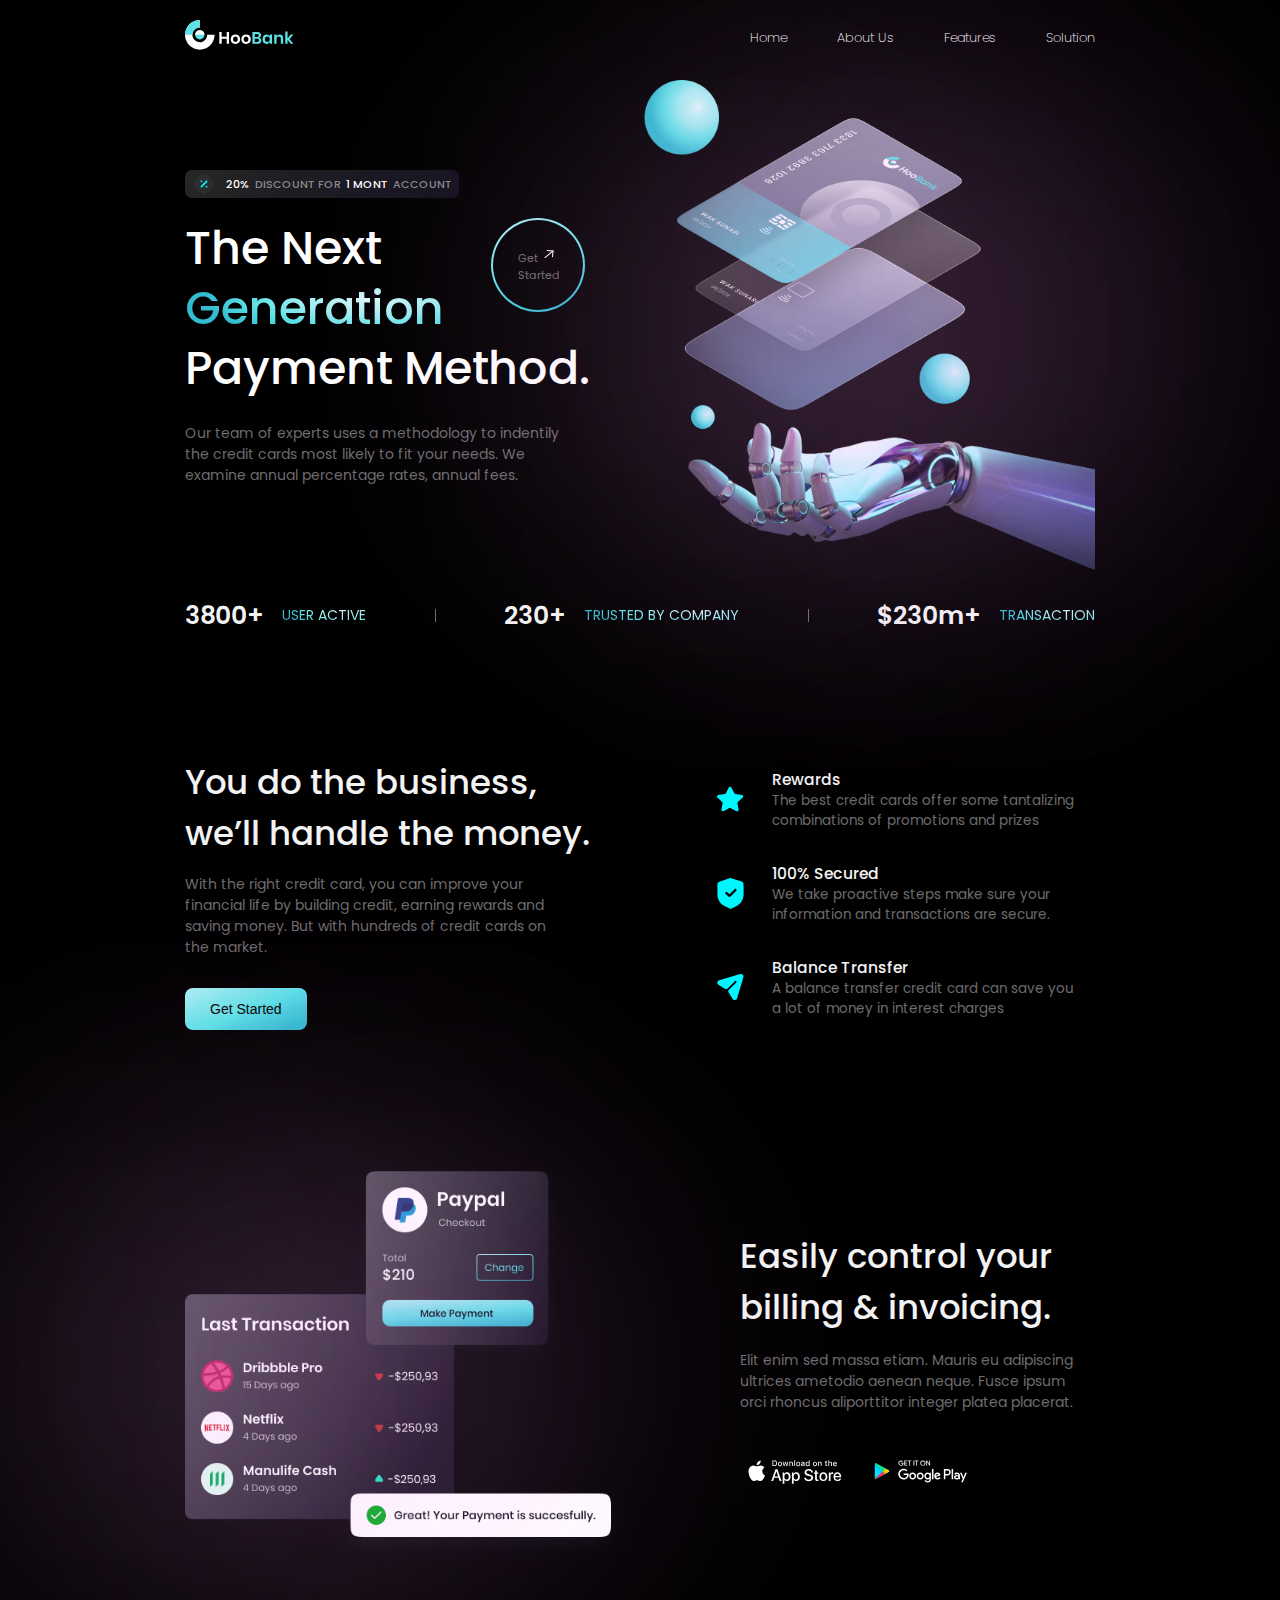
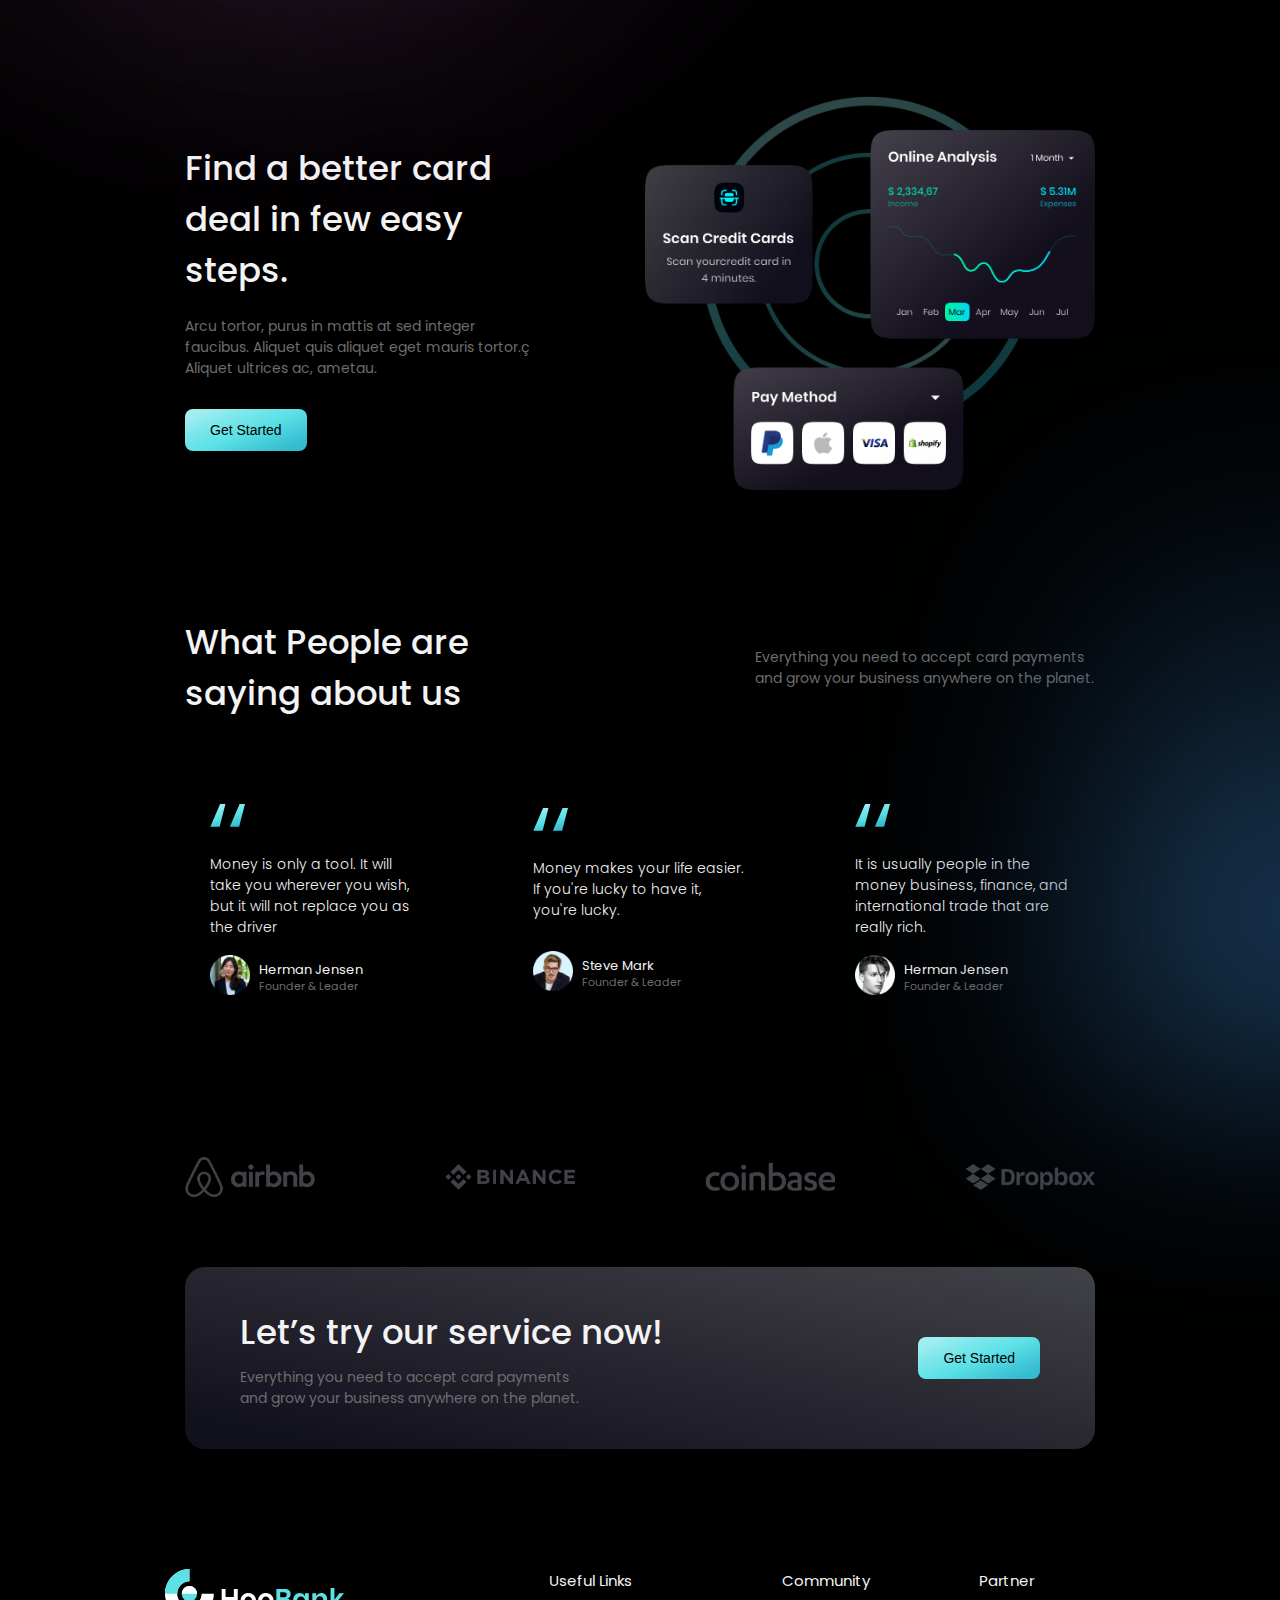
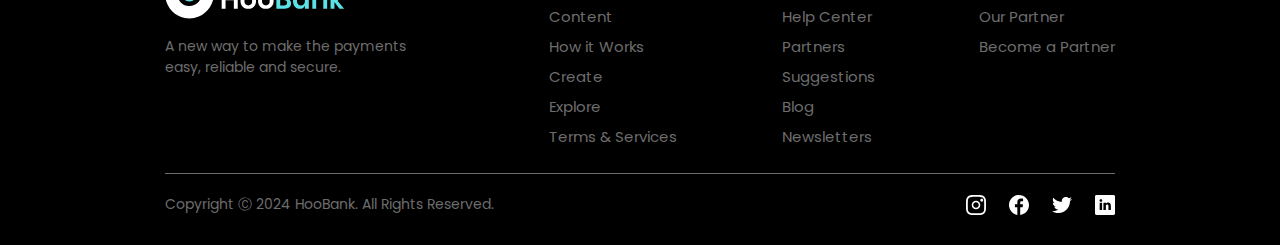
<file: index.html>
<!DOCTYPE html>
<html lang="en">
  <head>
    <meta charset="UTF-8" />
    <meta name="viewport" content="width=device-width, initial-scale=1.0" />
    <title>HooBank</title>
    <link rel="preconnect" href="https://fonts.googleapis.com" />
    <link rel="preconnect" href="https://fonts.gstatic.com" crossorigin />
    <link
      href="https://fonts.googleapis.com/css2?family=Poppins:ital,wght@0,100;0,200;0,300;0,400;0,500;0,600;0,700;0,800;0,900;1,100;1,200;1,300;1,400;1,500;1,600;1,700;1,800;1,900&display=swap"
      rel="stylesheet"
    />
    <link rel="icon" type="image/png" href="assets/hoobank.svg" />
    <link rel="stylesheet" href="styles.css" />
    <link rel="stylesheet" href="main.css" />
    <link rel="stylesheet" href="responsive.css" />
    <script defer src="jquery.js"></script>
    <script defer src="main.js"></script>
  </head>
  <body>
    <main>
      <!-- header -->
      <header>
        <div class="header-cont">
          <a href="#hero" class="logo">
            <img src="assets/logo.svg" alt="" />
          </a>

          <!-- nav -->
          <div class="navs">
            <!-- mobile -->
            <div class="mobile bg-black-gradient">
              <a href="#hero">home</a>
              <a href="#features">about us</a>
              <a href="#features">features</a>
              <a href="#clients">solution</a>
            </div>
            <!-- desktop -->
            <div class="desktop">
              <nav>
                <a href="#home">home</a>
                <a href="#billing">about us</a>
                <a href="#features">features</a>
                <a href="#clients">solution</a>
              </nav>
            </div>

            <div class="menu">
              <img src="assets/menu.svg" alt="" class="open" />
              <img src="assets/close.svg" alt="" class="close" />
            </div>
          </div>
        </div>
      </header>

      <!-- hero -->
      <section id="hero" class="hero">
        <div class="top">
          <!-- content -->
          <div class="content">
            <div class="small bg-discount-gradient">
              <div class="icon">
                <img src="assets/Discount.svg" alt="" />
              </div>
              <h5>
                <span>20% </span> discount for <span>1 mont</span> account
              </h5>
            </div>

            <div class="big-texts">
              <div class="top">
                <h1>the next <span class="text-gradient">generation</span></h1>
                <div class="get-started">
                  <div class="inner">
                    <p>
                      Get
                      <span><img src="assets/arrow-up.svg" alt="" /></span>
                      Started
                    </p>
                  </div>
                </div>
              </div>
              <h1>payment method.</h1>
            </div>

            <p>
              Our team of experts uses a methodology to indentily the credit
              cards most likely to fit your needs. We examine annual percentage
              rates, annual fees.
            </p>
          </div>

          <!-- imagecont -->
          <div class="imagecont">
            <div class="containering">
              <div class="gradient-cadrd"></div>
              <div class="gradient-cadrd white__gradient"></div>
              <div class="gradient-cadrd blue__gradient"></div>
            </div>
            <img src="assets/robot.png" alt="" />

            <div id="get-started" class="get-started">
              <div class="inner">
                <p>
                  Get
                  <span><img src="assets/arrow-up.svg" alt="" /></span>
                  Started
                </p>
              </div>
            </div>
          </div>
        </div>

        <!-- bottom -->
        <div class="bottom">
          <div class="box">
            <h3>3800+</h3>
            <p>user active</p>
          </div>

          <div class="bars-botoom"></div>

          <div class="box">
            <h3>230+</h3>
            <p>trusted by company</p>
          </div>

          <div class="bars-botoom"></div>

          <div class="box">
            <h3>$230m+</h3>
            <p>transaction</p>
          </div>
        </div>
      </section>

      <!-- busness-section -->
      <section id="busness" class="busness">
        <!-- left -->
        <div class="left">
          <h2>You do the business, we’ll handle the money.</h2>

          <p>
            With the right credit card, you can improve your financial life by
            building credit, earning rewards and saving money. But with hundreds
            of credit cards on the market.
          </p>

          <!-- button -->
          <button>Get Started</button>
        </div>

        <!-- right -->
        <div class="right">
          <div class="container feedback-card">
            <div class="icon-container">
              <img src="assets/Star.svg" alt="" />
            </div>
            <div class="contet-box">
              <h5>Rewards</h5>
              <p>
                The best credit cards offer some tantalizing combinations of
                promotions and prizes
              </p>
            </div>
          </div>

          <div class="container feedback-card">
            <div class="icon-container">
              <img src="assets/Shield.svg" alt="" />
            </div>
            <div class="contet-box">
              <h5>100% Secured</h5>
              <p>
                We take proactive steps make sure your information and
                transactions are secure.
              </p>
            </div>
          </div>

          <div class="container feedback-card">
            <div class="icon-container">
              <img src="assets/Send.svg" alt="" />
            </div>
            <div class="contet-box">
              <h5>Balance Transfer</h5>
              <p>
                A balance transfer credit card can save you a lot of money in
                interest charges
              </p>
            </div>
          </div>
        </div>
      </section>

      <!-- billing -->
      <section id="billing" class="billing">
        <div class="image-cont">
          <div class="containering">
            <div class="gradient-cadrd"></div>
            <div class="gradient-cadrd white__gradient"></div>
            <div class="gradient-cadrd blue__gradient"></div>
          </div>
          <img src="assets/bill.png" alt="" />
        </div>

        <div class="content">
          <h2>Easily control your billing & invoicing.</h2>
          <p>
            Elit enim sed massa etiam. Mauris eu adipiscing ultrices ametodio
            aenean neque. Fusce ipsum orci rhoncus aliporttitor integer platea
            placerat.
          </p>

          <div class="btn-cont">
            <img src="assets/apple.svg" alt="" />
            <img src="assets/google.svg" alt="" />
          </div>
        </div>
      </section>

      <!-- card-deal -->
      <section id="card-deal" class="card-deal">
        <!-- content -->
        <div class="content">
          <h2>Find a better card deal in few easy steps.</h2>
          <p>
            Arcu tortor, purus in mattis at sed integer faucibus. Aliquet quis
            aliquet eget mauris tortor.ç Aliquet ultrices ac, ametau.
          </p>

          <!-- button -->
          <button>Get Started</button>
        </div>

        <!-- image -->
        <div class="image-cont">
          <img src="assets/card.png" alt="" />
        </div>
      </section>

      <!-- testmonioal -->
      <section id="testmonioal" class="testmonioal">
        <div class="gradient-box-cont">
          <div class="gradient-over-lap"></div>
        </div>
        <!-- top -->
        <div class="top">
          <h2>What People are saying about us</h2>
          <p>
            Everything you need to accept card payments and grow your business
            anywhere on the planet.
          </p>
        </div>

        <!-- bottom -->
        <div class="bottom">
          <div class="box-cont feedback-card">
            <div class="test">
              <div class="image-cont">
                <img src="assets/quotes.svg" alt="" />
              </div>
              <p>
                Money is only a tool. It will take you wherever you wish, but it
                will not replace you as the driver
              </p>
            </div>
            <div class="prof-cont">
              <div class="pro-image">
                <img src="assets/people01.png" alt="" />
              </div>
              <div class="infor">
                <div class="name">Herman Jensen</div>
                <div class="descr">Founder & Leader</div>
              </div>
            </div>
          </div>

          <div class="box-cont feedback-card">
            <div class="test">
              <div class="image-cont">
                <img src="assets/quotes.svg" alt="" />
              </div>
              <p>
                Money makes your life easier. If you're lucky to have it, you're
                lucky.
              </p>
            </div>
            <div class="prof-cont modefai">
              <div class="pro-image">
                <img src="assets/people02.png" alt="" />
              </div>
              <div class="infor">
                <div class="name">Steve Mark</div>
                <div class="descr">Founder & Leader</div>
              </div>
            </div>
          </div>

          <div class="box-cont feedback-card">
            <div class="test">
              <div class="image-cont">
                <img src="assets/quotes.svg" alt="" />
              </div>
              <p>
                It is usually people in the money business, finance, and
                international trade that are really rich.
              </p>
            </div>
            <div class="prof-cont">
              <div class="pro-image">
                <img src="assets/people03.png" alt="" />
              </div>
              <div class="infor">
                <div class="name">Herman Jensen</div>
                <div class="descr">Founder & Leader</div>
              </div>
            </div>
          </div>
        </div>
      </section>

      <!-- claints -->
      <section id="claints" class="claints">
        <div class="claints-box">
          <img src="assets/airbnb.png" alt="" />
          <img src="assets/binance.png" alt="" />
          <img src="assets/coinbase.png" alt="" />
          <img src="assets/dropbox.png" alt="" />
        </div>

        <div class="trying-box">
          <div class="amin-cont">
            <div class="content">
              <h2>Let’s try our service now!</h2>

              <p>
                Everything you need to accept card payments and grow your
                business anywhere on the planet.
              </p>
            </div>
            <!-- button -->
            <button>Get Started</button>
          </div>
        </div>
      </section>

      <!-- footer -->
      <footer>
        <div class="top">
          <div class="block">
            <div class="image-cont">
              <img src="assets/logo.svg" alt="" />
            </div>
            <p>A new way to make the payments easy, reliable and secure.</p>
          </div>

          <div class="link-conts">
            <div class="heading">Useful Links</div>
            <a href="">Content</a>
            <a href="">How it Works</a>
            <a href="">Create</a>
            <a href="">Explore</a>
            <a href="">Terms & Services</a>
          </div>

          <div class="link-conts">
            <div class="heading">Community</div>
            <a href="">Help Center</a>
            <a href="">Partners</a>
            <a href="">Suggestions</a>
            <a href="">Blog</a>
            <a href="">Newsletters</a>
          </div>

          <div class="link-conts">
            <div class="heading">Partner</div>
            <a href="">Our Partner</a>
            <a href="">Become a Partner</a>
          </div>
        </div>

        <div class="bottom">
          <p>Copyright Ⓒ 2024 HooBank. All Rights Reserved.</p>
          <div class="socail">
            <img src="assets/instagram.svg" alt="" />
            <img src="assets/facebook.svg" alt="" />
            <img src="assets/twitter.svg" alt="" />
            <img src="assets/linkedin.svg" alt="" />
          </div>
        </div>
      </footer>
    </main>
  </body>
</html>
</file>
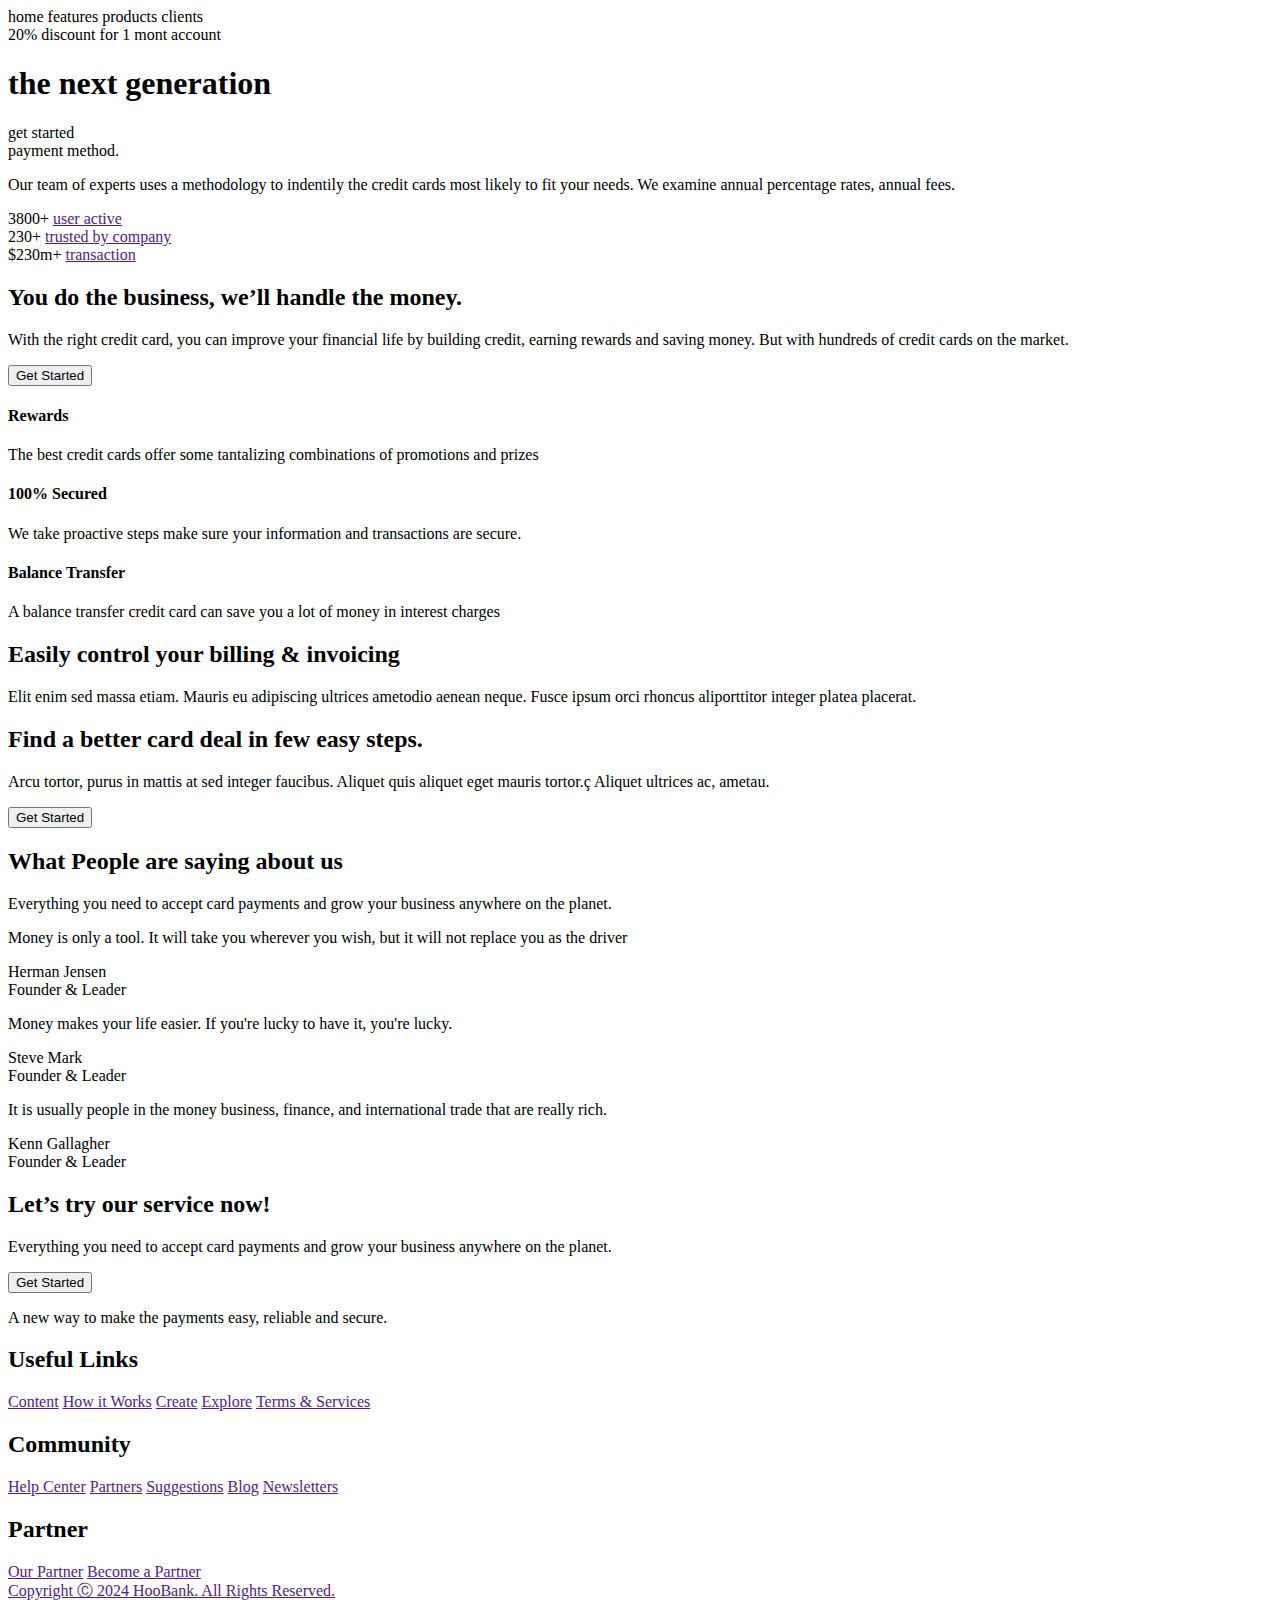
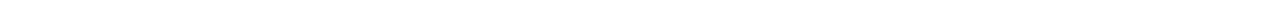
<file: content.html>
<!DOCTYPE html>
<html lang="en">
  <head>
    <meta charset="UTF-8" />
    <meta name="viewport" content="width=device-width, initial-scale=1.0" />
    <title>content</title>
  </head>
  <body>
    <div class="hero">
      <!-- nav-bar -->
      <nav>home features products clients</nav>

      <!-- small-text -->
      <div class="small-text">20% discount for 1 mont account</div>

      <!--1st h1-big-text -->
      <h1>the next generation</h1>

      <!-- get started circle -->
      <div class="get-started-fa-circle">get started</div>

      <!-- 2nd-h1-big-text -->
      <div class="2nd-h1-big-text">payment method.</div>

      <!-- para -->
      <p>
        Our team of experts uses a methodology to indentily the credit cards
        most likely to fit your needs. We examine annual percentage rates,
        annual fees.
      </p>

      <div class="blocks">
        <div class="first">3800+ <a href="">user active</a></div>

        <div class="second">230+ <a href="">trusted by company</a></div>

        <div class="third">$230m+ <a href="">transaction</a></div>
      </div>
    </div>

    <!-- business -->
    <div class="business">
      <!-- big-h2 -->
      <h2>You do the business, we’ll handle the money.</h2>

      <!-- para -->
      <p>
        With the right credit card, you can improve your financial life by
        building credit, earning rewards and saving money. But with hundreds of
        credit cards on the market.
      </p>

      <!-- button -->
      <button>Get Started</button>

      <!-- blocks -->
      <div class="blocks">
        <div class="frist">
          <h4>Rewards</h4>
          <p>
            The best credit cards offer some tantalizing combinations of
            promotions and prizes
          </p>
        </div>

        <div class="second">
          <h4>100% Secured</h4>
          <p>
            We take proactive steps make sure your information and transactions
            are secure.
          </p>
        </div>

        <div class="third">
          <h4>Balance Transfer</h4>
          <p>
            A balance transfer credit card can save you a lot of money in
            interest charges
          </p>
        </div>
      </div>
    </div>

    <!-- billind -->
    <div class="billind">
      <h2>Easily control your billing & invoicing</h2>
      <p>
        Elit enim sed massa etiam. Mauris eu adipiscing ultrices ametodio aenean
        neque. Fusce ipsum orci rhoncus aliporttitor integer platea placerat.
      </p>
    </div>

    <!-- cardDeale -->
    <div class="cardDeale">
      <h2>Find a better card deal in few easy steps.</h2>
      <p>
        Arcu tortor, purus in mattis at sed integer faucibus. Aliquet quis
        aliquet eget mauris tortor.ç Aliquet ultrices ac, ametau.
      </p>

      <!-- button -->
      <button>Get Started</button>
    </div>

    <!-- people-say -->
    <div class="people-say">
      <h2>What People are saying about us</h2>
      <p>
        Everything you need to accept card payments and grow your business
        anywhere on the planet.
      </p>

      <div class="blocks">
        <div class="first">
          <p>
            Money is only a tool. It will take you wherever you wish, but it
            will not replace you as the driver
          </p>
          <div class="name">Herman Jensen</div>
          <div class="descr">Founder & Leader</div>
        </div>

        <div class="first">
          <p>
            Money makes your life easier. If you're lucky to have it, you're
            lucky.
          </p>
          <div class="name">Steve Mark</div>
          <div class="descr">Founder & Leader</div>
        </div>

        <div class="first">
          <p>
            It is usually people in the money business, finance, and
            international trade that are really rich.
          </p>
          <div class="name">Kenn Gallagher</div>
          <div class="descr">Founder & Leader</div>
        </div>
      </div>
    </div>

    <!-- gest-started -->
    <div class="gest-started">
      <h2>Let’s try our service now!</h2>

      <!-- para -->
      <p>
        Everything you need to accept card payments and grow your business
        anywhere on the planet.
      </p>

      <!-- button -->
      <button>Get Started</button>
    </div>

    <!-- footer -->
    <footer>
      <div class="det">
        <p>A new way to make the payments easy, reliable and secure.</p>
      </div>

      <!-- blocks -->
      <div class="blocks">
        <div class="first">
          <h2>Useful Links</h2>
          <a href="">Content</a>
          <a href="">How it Works</a>
          <a href="">Create</a>
          <a href="">Explore</a>
          <a href="">Terms & Services</a>
        </div>

        <div class="secont">
          <h2>Community</h2>
          <a href="">Help Center</a>
          <a href="">Partners</a>
          <a href="">Suggestions</a>
          <a href="">Blog</a>
          <a href="">Newsletters</a>
        </div>

        <div class="third">
          <h2>Partner</h2>
          <a href="">Our Partner</a>
          <a href="">Become a Partner</a>
        </div>
      </div>

      <!-- copr-right-text -->
      <div class="copr-right-text">
        <a href="">Copyright Ⓒ 2024 HooBank. All Rights Reserved.</a>
      </div>
    </footer>
  </body>
</html>
</file>
<file: styles.css>
.text-gradient {
  background: radial-gradient(
    64.18% 64.18% at 71.16% 35.69%,
    #def9fa 0.89%,
    #bef3f5 17.23%,
    #9dedf0 42.04%,
    #7de7eb 55.12%,
    #5ce1e6 71.54%,
    #33bbcf 100%
  );
  -webkit-background-clip: text;
  -webkit-text-fill-color: transparent;
  background-clip: text;
  text-fill-color: transparent;
}

.bg-blue-gradient {
  background: linear-gradient(
    157.81deg,
    #def9fa -43.27%,
    #bef3f5 -21.24%,
    #9dedf0 12.19%,
    #7de7eb 29.82%,
    #5ce1e6 51.94%,
    #33bbcf 90.29%
  );
}

.bg-black-gradient {
  background: linear-gradient(
    144.39deg,
    #ffffff -278.56%,
    #6d6d6d -78.47%,
    #11101d 91.61%
  );
}

.bg-black-gradient-2 {
  background: linear-gradient(
    -168.39deg,
    #ffffff -278.56%,
    #6d6d6d -78.47%,
    #11101d 91.61%
  );
}

.bg-gray-gradient {
  background: linear-gradient(
    153.47deg,
    rgba(255, 255, 255, 0) -341.94%,
    #14101d 95.11%
  );
}

.bg-discount-gradient {
  background: linear-gradient(125.17deg, #272727 0%, #11101d 100%);
}

.box-shadow {
  box-shadow: 0px 20px 100px -10px rgba(66, 71, 91, 0.1);
}

.sidebar {
  -webkit-animation: slide-top 0.5s cubic-bezier(0.25, 0.46, 0.45, 0.94) both;
  animation: slide-top 0.5s cubic-bezier(0.25, 0.46, 0.45, 0.94) both;
}

@-webkit-keyframes slide-top {
  0% {
    -webkit-transform: translateY(100px);
    transform: translateY(100px);
  }
  100% {
    -webkit-transform: translateY(0);
    transform: translateY(0);
  }
}

@keyframes slide-top {
  0% {
    -webkit-transform: translateY(100px);
    transform: translateY(100px);
  }
  100% {
    -webkit-transform: translateY(0);
    transform: translateY(0);
  }
}

.feature-card:hover {
  background: var(--black-gradient);
  box-shadow: var(--card-shadow);
}

.feedback-container .feedback-card:last-child {
  margin-right: 0px;
}

.feedback-card {
  background: transparent;
  transition: .4s ease-in-out;
}

.feedback-card:hover {
  background: var(--black-gradient);
}

.blue__gradient {
  background: linear-gradient(180deg, rgba(188, 165, 255, 0) 0%, #214d76 100%);
  filter: blur(123px);
}

.pink__gradient {
  background: linear-gradient(90deg, #f4c4f3 0%, #fc67fa 100%);
  filter: blur(900px);
}

.white__gradient {
  background: rgba(255, 255, 255, 0.6);
  filter: blur(750px);
}
</file>
<file: main.css>
* {
  padding: 0;
  margin: 0;
  box-sizing: border-box;
  text-decoration: none;
  border: none;
  outline: none;
  list-style: none;
  scroll-behavior: smooth;
  transition: 0.4s ease-in-out;
}

:root {
  --black-gradient: linear-gradient(
    144.39deg,
    #ffffff -278.56%,
    #6d6d6d -78.47%,
    #11101d 91.61%
  );
  --card-shadow: 0px 20px 100px -10px #42475b1a;
  --background-color: #000000;
  --text-color: #f3f3f3;
  --para-color: #6d6d6d;
}

::-webkit-scrollbar {
  width: 5px;
  background: black;
}

::-webkit-scrollbar-thumb {
  background: #6d6d6d;
  -webkit-border-radius: 30px;
  -webkit-box-shadow: 0px 0px 0px rgba(0, 0, 0, 0.75);
}

::-webkit-scrollbar-corner {
  background: black;
}

body {
  font-family: poppins;
  min-height: 100vh;
  background-color: #000000;
}

img {
  width: 100%;
}

p {
  color: var(--para-color);
  font-size: 14px;
}

h2 {
  color: var(--text-color);
  font-size: 34px;
  font-weight: 500;
}

button {
  background: linear-gradient(
    157.81deg,
    #def9fa -43.27%,
    #bef3f5 -21.24%,
    #9dedf0 12.19%,
    #7de7eb 29.82%,
    #5ce1e6 51.94%,
    #33bbcf 90.29%
  );
  color: var(--background-color);
  padding: 13px 25px;
  border-radius: 8px;
  font-size: 14px;
  font-weight: 540;
  cursor: pointer;
}

header {
  z-index: 99;
  padding: 20px 25px 0 25px;
  position: fixed;
  top: 0;
  left: 0;
  width: 100%;
  background-color: black;
}

header .header-cont {
  max-width: 910px;
  margin: 0 auto;
  display: flex;
  align-items: center;
  justify-content: space-between;
  gap: 20px;
}

header .header-cont .logo {
  max-width: 109px;
}

header .header-cont .navs {
  display: flex;
  align-items: center;
  justify-content: center;
}

header .header-cont .navs .mobile {
  display: none;
  box-shadow: var(--card-shadow);
  min-width: 140px;
  position: absolute;
  z-index: 99;
  top: 70px;
  right: 23px;
  flex-direction: column;
  padding: 20px;
  align-items: center;
  justify-content: center;
  border-radius: 20px;
  gap: 17px;
  transform: translateX(110%);
}

header .header-cont .navs .mobile a {
  font-size: 15px;
}

header .header-cont nav {
  display: flex;
  align-items: center;
  justify-content: center;
  gap: 50px;
}

header .header-cont .navs a {
  font-size: 13px;
  text-transform: capitalize;
  color: white;
  font-weight: 290;
}

header .header-cont .navs .menu {
  display: none;
  align-items: center;
  justify-content: center;
  width: 30px;
  cursor: pointer;
}

header .header-cont .navs .menu .close {
  display: none;
}

main {
  overflow: hidden;
  min-height: 100vh;
  width: 100%;
  margin: 0 auto;
  padding: 10px 25px 10px;
}

main section {
  max-width: 910px;
  min-height: 50px;
  margin: 0 auto 0;
  padding-top: 120px;
}

/* hero */
main .hero {
  display: flex;
  flex-direction: column;
  padding-top: 70px;
}

main .hero .top {
  display: flex;
  align-items: center;
  justify-content: space-between;
  gap: 30px;
}

main .hero .top .content .small {
  display: inline-flex;
  align-items: center;
  justify-content: center;
  border-radius: 7px;
  margin-bottom: 20px;
  padding: 2px 7px;
  gap: 10px;
}

main .hero .top .content .small .icon {
  display: inline-flex;
  align-items: center;
  justify-content: center;
  width: 24px;
}

main .hero .top .content .small h5 {
  display: inline-flex;
  align-items: center;
  justify-content: center;
  line-height: 0;
  text-transform: uppercase;
  gap: 5px;
  font-size: 11px;
  font-weight: 500;
  color: #a1a1a1d7;
}

main .hero .top .content .small h5 span {
  color: white;
}

main .hero .top .content .big-texts h1 {
  color: white;
  font-size: 46px;
  text-transform: capitalize;
  line-height: 60px;
  max-width: 430px;
  font-weight: 450;
}

main .hero .top .content .big-texts .top {
  max-width: 400px;
  display: inline-flex;
  align-items: start;
  justify-content: space-between;
}

main .hero .top .content .big-texts .top .get-started {
  background: linear-gradient(
    157.81deg,
    #def9fa -43.27%,
    #bef3f5 -21.24%,
    #9dedf0 12.19%,
    #7de7eb 29.82%,
    #5ce1e6 51.94%,
    #33bbcf 90.29%
  );
  border-radius: 50%;
  display: inline-flex;
  align-items: center;
  justify-content: center;
  padding: 2px;
}

.get-started {
  background: linear-gradient(
    157.81deg,
    #def9fa -43.27%,
    #bef3f5 -21.24%,
    #9dedf0 12.19%,
    #7de7eb 29.82%,
    #5ce1e6 51.94%,
    #33bbcf 90.29%
  );
  border-radius: 50%;
  display: inline-flex;
  align-items: center;
  justify-content: center;
  padding: 2px;
}

main .hero .top .content .big-texts .top .get-started .inner {
  background-color: #000000;
  color: #6d6d6d;
  height: 90px;
  width: 90px;
  border-radius: 50%;
  display: flex;
  align-items: center;
  justify-content: center;
}

.get-started .inner {
  background-color: #000000;
  color: #6d6d6d;
  height: 90px;
  width: 90px;
  border-radius: 50%;
  display: flex;
  align-items: center;
  justify-content: center;
}

main .hero .top .content .big-texts .top .get-started .inner p {
  font-size: 11px;
  margin: 0;
  max-width: 40px;
  line-height: 17px;
  cursor: pointer;
  text-transform: capitalie;
}

.get-started .inner p {
  font-size: 11px;
  margin: 0;
  max-width: 40px;
  line-height: 17px;
  cursor: pointer;
  text-transform: capitalie;
}

main .hero .top .content .big-texts .top .get-started .inner span img {
  width: 16px;
}

.get-started .inner span img {
  width: 16px;
}

main .hero .top .content p {
  margin-top: 25px;
  max-width: 400px;
}

main .hero .top .imagecont {
  max-width: 460px;
  position: relative;
  display: flex;
  align-items: center;
  justify-content: center;
  flex-direction: column;
}

main .hero .top .imagecont #get-started {
  display: none;
}

.containering {
  display: flex;
  align-items: center;
  justify-content: center;
  position: absolute;
  top: 0;
  left: 0;
  width: 100%;
  z-index: 999;
  height: 100%;
}

.gradient-cadrd {
  background: linear-gradient(90deg, #f4c4f3 0%, #fc67fa 100%);
  width: 30%;
  height: 40%;
  filter: blur(200px);
  opacity: 0.8;
  right: 0;
}

/* bottom */

main .hero .bottom {
  flex-wrap: wrap;
  gap: 9px;
  display: flex;
  margin-top: 20px;
  align-items: center;
  justify-content: space-between;
}

main .hero .bottom .bars-botoom {
  background-color: var(--para-color);
  height: 13px;
  width: 1px;
}

main .hero .bottom .box {
  gap: 18px;
  display: flex;
  align-items: center;
}

main .hero .bottom .box h3 {
  color: var(--text-color);
  font-size: 25px;
  font-weight: 550;
}

main .hero .bottom .box p {
  text-transform: uppercase;
  background: radial-gradient(
    64.18% 64.18% at 71.16% 35.69%,
    #def9fa 0.89%,
    #bef3f5 17.23%,
    #9dedf0 42.04%,
    #7de7eb 55.12%,
    #5ce1e6 71.54%,
    #33bbcf 100%
  );
  -webkit-background-clip: text;
  -webkit-text-fill-color: transparent;
  background-clip: text;
  text-fill-color: transparent;
}

/* busness */
main .busness {
  gap: 20px;
  display: flex;
  align-items: center;
  justify-content: space-between;
}

main .busness .left h2 {
  max-width: 407px;
}

main .busness .left p {
  max-width: 370px;
  margin-top: 15px;
}

main .busness .left button {
  margin-top: 30px;
}

/* right */
main .busness .right {
  display: flex;
  flex-direction: column;
  gap: 5px;
}

main .busness .right .container {
  display: flex;
  align-items: center;
  justify-content: center;
  gap: 18px;
  padding: 13px 17px;
  border-radius: 15px;
  cursor: pointer;
}

main .busness .right .container .icon-container {
  display: flex;
  align-items: center;
  justify-content: center;
  padding: 10px;
  border-radius: 50%;
}

main .busness .right .container .icon-container img {
  width: 27px;
}

main .busness .right .container .contet-box h5 {
  color: var(--text-color);
  font-size: 15.5px;
  font-weight: 500;
}

main .busness .right .container .contet-box p {
  max-width: 306px;
  font-size: 13.5px;
}

/* billing */
main .billing {
  gap: 30px;
  display: flex;
  align-items: center;
  justify-content: space-between;
}

main .billing .image-cont {
  position: relative;
  max-width: 450px;
}

main .billing .image-cont .containering {
  left: -110px;
}

main .billing .content h2 {
  max-width: 315px;
}

main .billing .content p {
  max-width: 355px;
  margin-top: 17px;
}

main .billing .content .btn-cont {
  margin-top: 40px;
  gap: 15px;
  display: inline-flex;
  align-items: center;
  justify-content: start;
}

main .billing .content .btn-cont img {
  width: 110px;
  cursor: pointer;
}

/* card-deal */
main .card-deal {
  display: flex;
  align-items: center;
  justify-content: space-between;
  gap: 30px;
}

main .card-deal .content h2 {
  max-width: 390px;
}

main .card-deal .content p {
  max-width: 355px;
  margin-top: 20px;
}

main .card-deal .content button {
  margin-top: 30px;
}

main .card-deal .image-cont {
  max-width: 450px;
}

/* testmonioal */
main .testmonioal {
  position: relative;
  display: flex;
  flex-direction: column;
}

main .testmonioal .top {
  display: flex;
  align-items: center;
  justify-content: space-between;
  gap: 25px;
}

main .testmonioal .top h2 {
  max-width: 285px;
}

main .testmonioal .top p {
  max-width: 340px;
}

/* bottom */
main .testmonioal .bottom {
  display: flex;
  margin-top: 50px;
  flex-wrap: wrap;
  align-items: center;
  justify-content: space-between;
}

main .testmonioal .gradient-box-cont {
  position: absolute;
  height: 100%;
  right: -400px;
  top: 0;
  width: 400px;
  display: flex;
  align-items: center;
  justify-content: center;
}

main .testmonioal .gradient-box-cont .gradient-over-lap {
  height: 600px;
  width: 600px;
  background: linear-gradient(180deg, rgba(188, 165, 255, 0) 0%, #214d76 100%);
  filter: blur(123px);
}

main .testmonioal .bottom .box-cont {
  padding: 35px 25px;
  border-radius: 20px;
  cursor: pointer;
}

main .testmonioal .bottom .box-cont .test .image-cont {
  max-width: 35px;
}

main .testmonioal .bottom .box-cont .test p {
  max-width: 215px;
  margin-top: 20px;
  color: var(--text-color);
  font-weight: 300;
}

main .testmonioal .bottom .box-cont .prof-cont {
  gap: 9px;
  display: flex;
  margin-top: 17px;
  align-items: center;
  justify-content: start;
}

main .testmonioal .bottom .box-cont .prof-cont .pro-image {
  max-width: 40px;
}

main .testmonioal .bottom .box-cont .prof-cont .infor {
  margin-top: -1px;
  display: flex;
  align-items: start;
  justify-content: center;
  flex-direction: column;
}

main .testmonioal .bottom .box-cont .modefai {
  margin-top: 30px;
}

main .testmonioal .bottom .box-cont .prof-cont .infor .name {
  color: var(--text-color);
  font-size: 13px;
}

main .testmonioal .bottom .box-cont .prof-cont .infor .descr {
  color: var(--para-color);
  font-size: 11px;
  margin-top: -2px;
}

/* claints */
main .claints .claints-box {
  gap: 15px;
  display: flex;
  flex-wrap: wrap;
  align-items: center;
  justify-content: space-between;
}

main .claints .claints-box img {
  max-width: 130px;
}

main .claints .trying-box {
  padding: 40px 20px;
  border-radius: 20px;
  display: flex;
  align-items: center;
  justify-content: center;
  margin-top: 70px;
  background: linear-gradient(
    -168.39deg,
    #ffffff -278.56%,
    #6d6d6d -78.47%,
    #11101d 91.61%
  );
}

main .claints .trying-box .amin-cont .content p {
  margin-top: 9px;
  max-width: 340px;
}

main .claints .trying-box .amin-cont {
  display: flex;
  align-items: center;
  justify-content: space-between;
  gap: 20px;
  width: 800px;
}

/* footer */
main footer {
  padding-top: 120px;
  max-width: 950px;
  min-height: 200px;
  margin: 0 auto;
  display: flex;
  flex-direction: column;
}

main footer .top {
  flex-wrap: wrap;
  gap: 27px;
  display: flex;
  padding-bottom: 25px;
  align-items: start;
  justify-content: space-between;
  border-bottom: solid 1px var(--para-color);
}

main footer .top .block .image-cont {
  max-width: 180px;
}

main footer .top .block p {
  max-width: 280px;
  margin-top: 10px;
}

main footer .top .link-conts {
  display: flex;
  gap: 7px;
  flex-direction: column;
}

main footer .top .link-conts .heading {
  color: var(--text-color);
  font-size: 15px;
  margin-bottom: 6px;
}

main footer .top .link-conts a {
  color: var(--para-color);
  font-size: 15px;
}

main footer .bottom {
  gap: 15px;
  flex-wrap: wrap;
  padding: 20px 0;
  display: flex;
  align-items: center;
  justify-content: space-between;
}

main footer .bottom .socail {
  gap: 23px;
  display: flex;
  align-items: center;
  justify-content: center;
}

main footer .bottom .socail img {
  max-width: 20px;
}
</file>
<file: responsive.css>
@media (max-width: 778px) {
  main .hero .top .content .big-texts h1 {
    font-size: 37px;
    line-height: 50px;
  }

  main .hero .bottom .box h3 {
    font-size: 23px;
    width: 105px;
  }

  p {
    color: var(--para-color);
    font-size: 13px;
  }

  h2 {
    font-size: 30px;
  }
}

@media (max-width: 732px) {
  header .header-cont .navs .menu {
    display: flex;
  }

  header .header-cont .navs .desktop {
    display: none;
  }

  header .header-cont .navs .mobile {
    display: flex;
  }

  main .hero .top {
    flex-direction: column;
    gap: 60px;
  }

  main .hero .top .content .big-texts .top .get-started {
    display: none;
  }

  main .hero .top .imagecont {
    gap: 15px;
  }

  main .hero .top .imagecont #get-started {
    display: flex;
  }

  main .hero .bottom {
    margin: 60px auto 0 auto;
  }

  main .hero .bottom .bars-botoom {
    display: none;
  }

  main .hero .bottom .box {
  }

  main .hero .bottom .box h3 {
    font-size: 25px;
  }

  main .busness {
    flex-direction: column;
    gap: 50px;
  }

  main .billing {
    flex-direction: column;
  }

  main .card-deal {
    flex-direction: column;
    gap: 60px;
  }

  main .testmonioal .top {
    flex-direction: column;
    align-items: start;
    gap: 15px;
  }

  main .claints .trying-box .amin-cont {
    flex-direction: column;
    align-items: start;
  }
}
</file>
